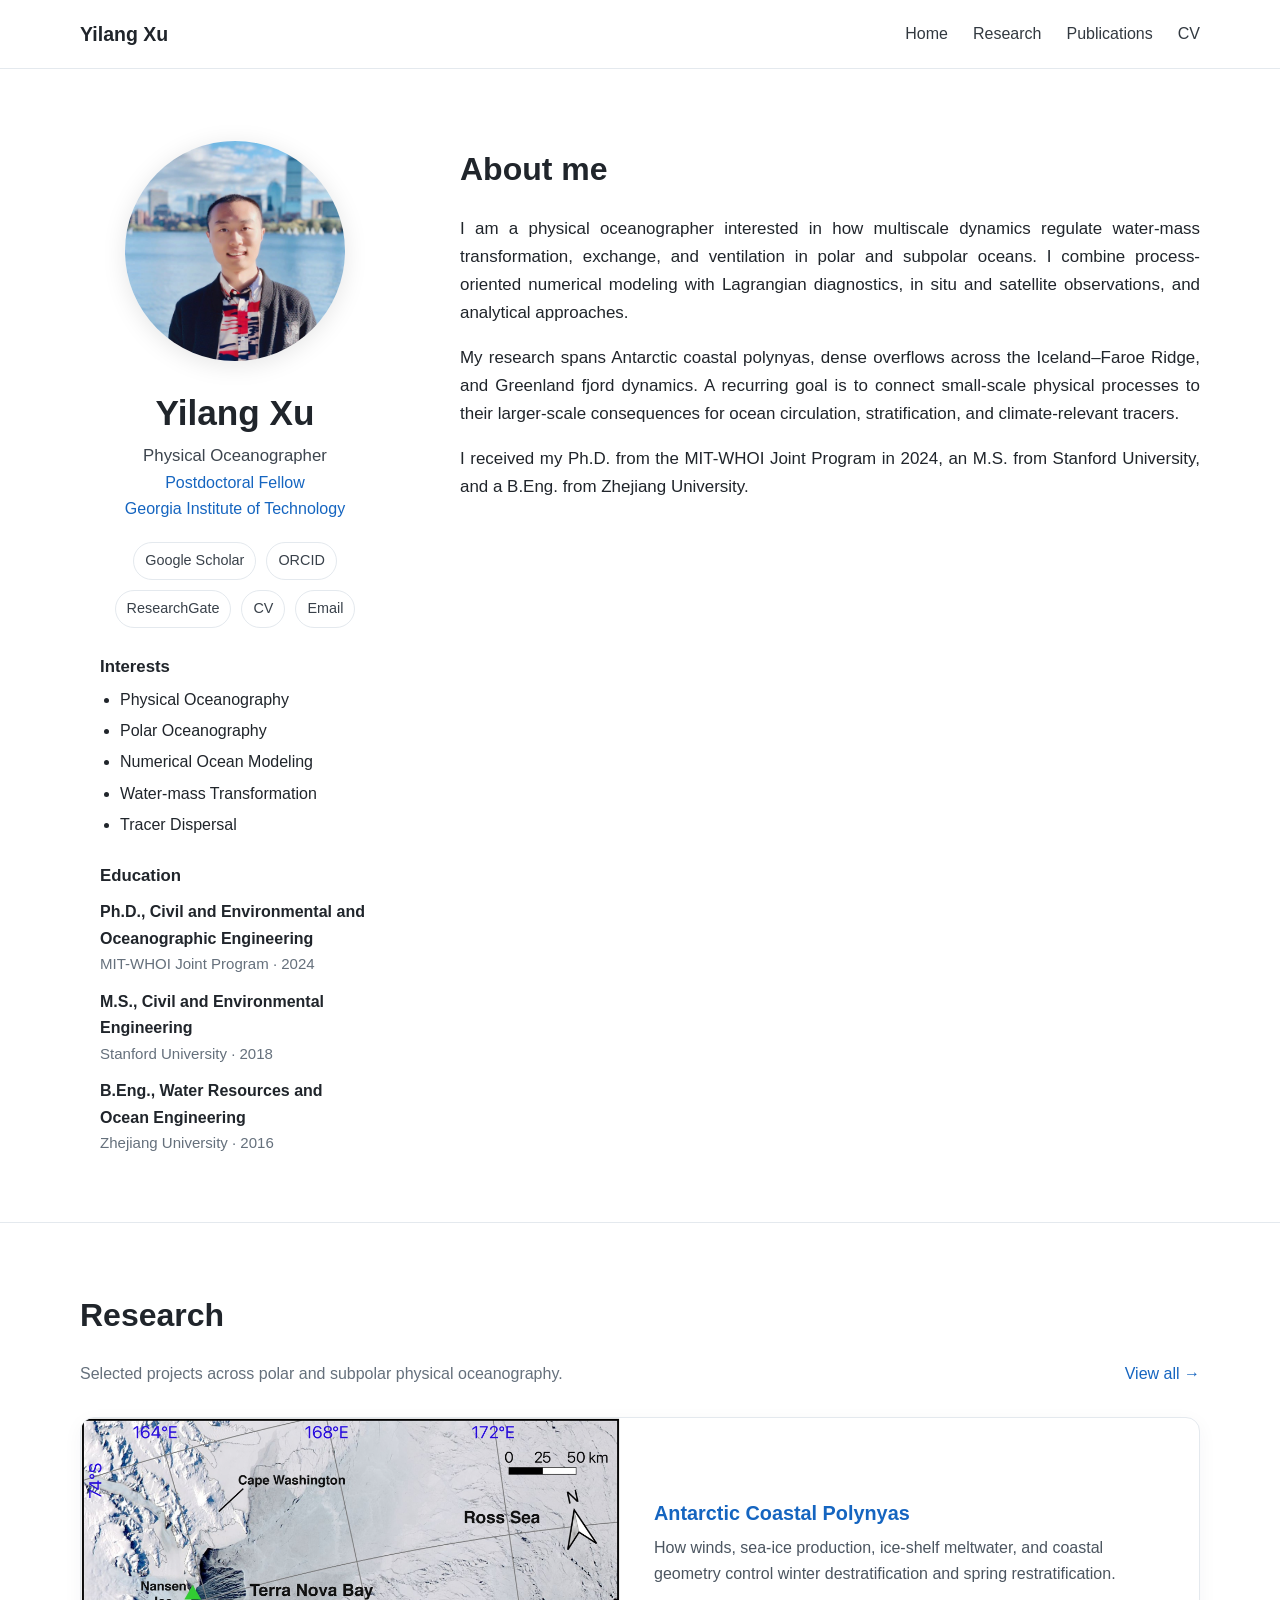
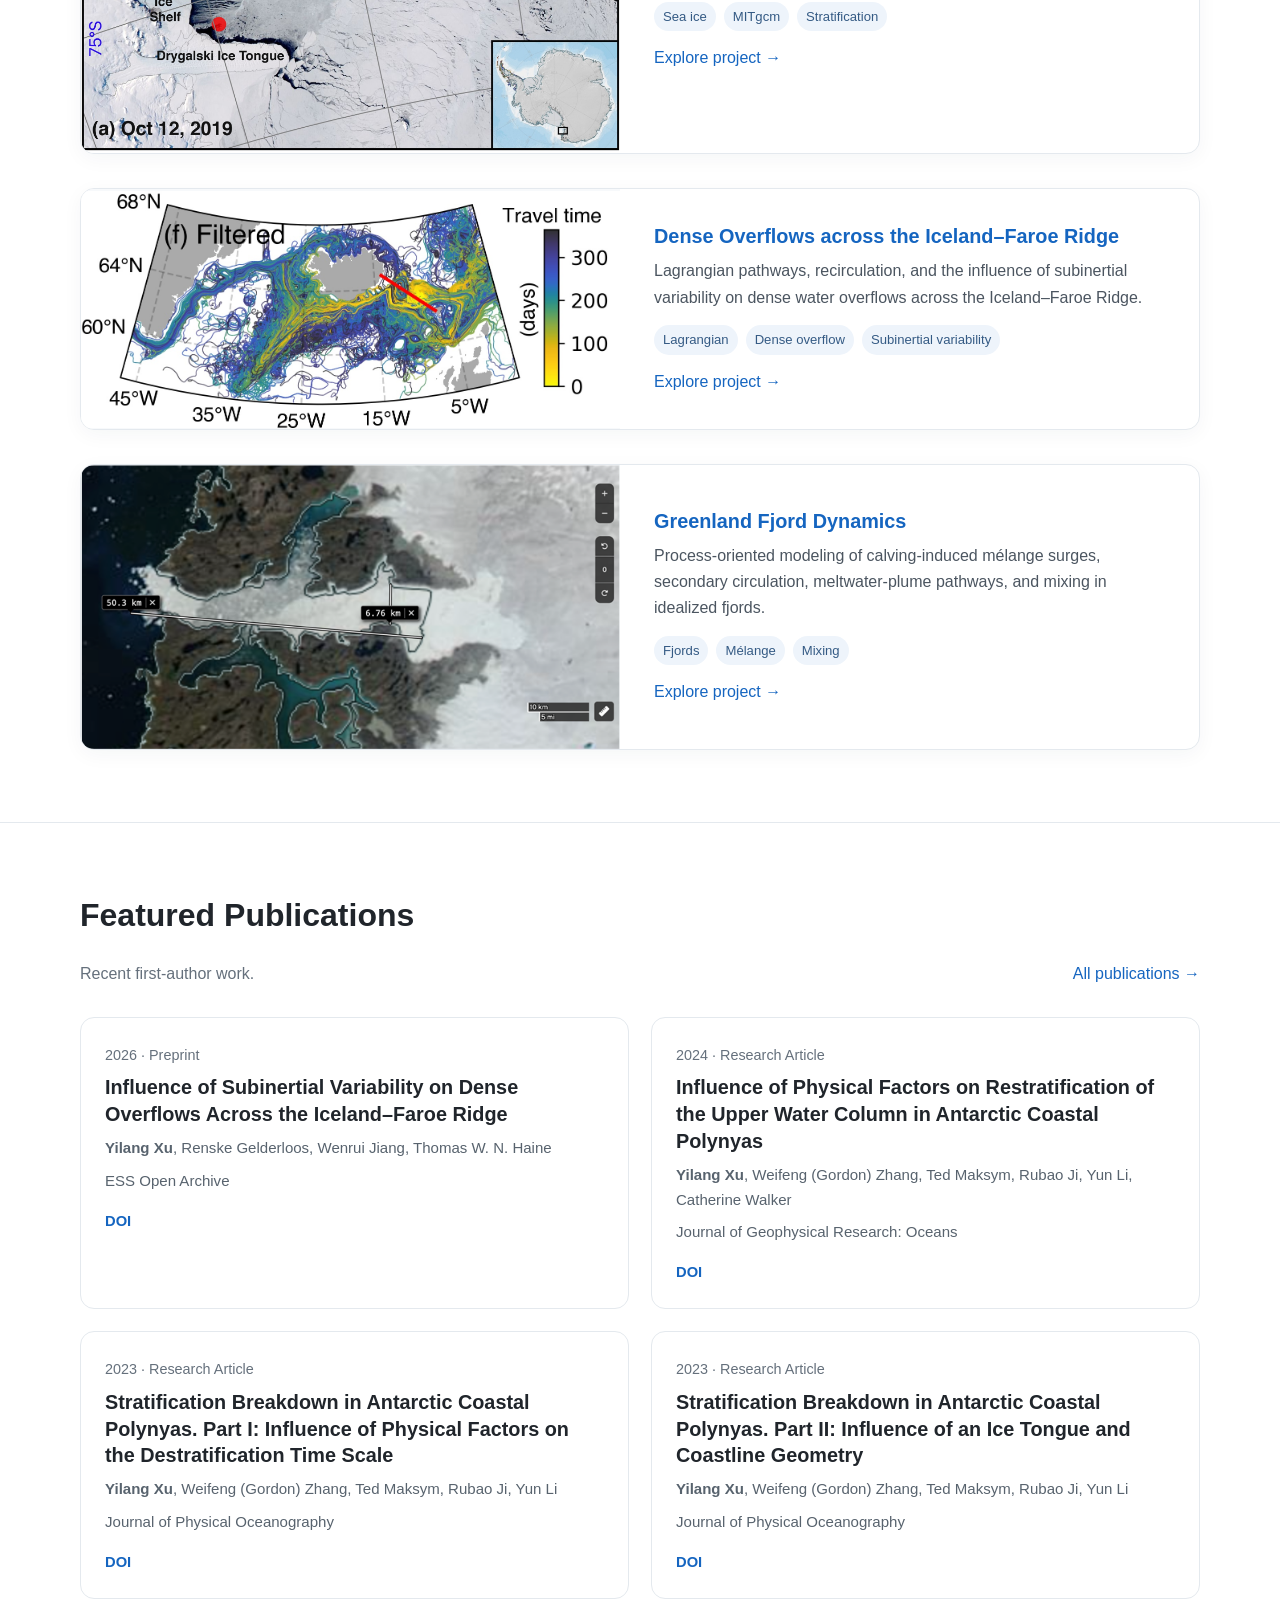
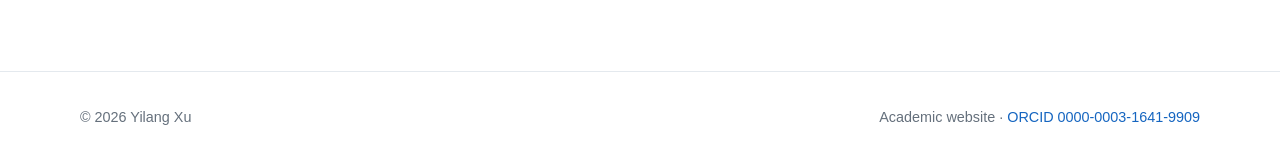
<file: index.html>
<!doctype html>
<html lang="en">
<head>
  <meta charset="utf-8">
  <meta name="viewport" content="width=device-width,initial-scale=1">
  <title>Yilang Xu | Physical Oceanographer</title>
  <meta name="description" content="Yilang Xu is a physical oceanographer studying polar and subpolar ocean dynamics with numerical models, observations, and Lagrangian methods.">
  
  <meta name="google-site-verification" content="szpRtZbgdrqY4o278VQYoCti3LoRtJCS5w2DEVz9Z1k" />
  
  <link rel="canonical" href="https://yilangxu.github.io/">
  
  <link rel="icon" href="assets/favicon.svg">
  <link rel="stylesheet" href="assets/style.css">
  
  <meta property="og:title" content="Yilang Xu | Physical Oceanographer">
  <meta property="og:description" content="Polar and subpolar ocean dynamics, numerical modeling, dense overflows, sea ice, and fjord processes.">
  <meta property="og:url" content="https://yilangxu.github.io/">
  
  <script type="application/ld+json">
  {
    "@context": "https://schema.org",
    "@type": "Person",
    "name": "Yilang Xu",
    "url": "https://yilangxu.github.io/",
    "sameAs": [
      "https://orcid.org/0000-0003-1641-9909",
      "https://scholar.google.com/citations?user=jbJMseAAAAAJ&hl=en",
      "https://www.researchgate.net/profile/Yilang-Xu"
    ],
    "alumniOf": [
      {
        "@type": "CollegeOrUniversity",
        "name": "MIT-WHOI Joint Program"
      },
      {
        "@type": "CollegeOrUniversity",
        "name": "Stanford University"
      },
      {
        "@type": "CollegeOrUniversity",
        "name": "Zhejiang University"
      }
    ]
  }
  </script>
</head>
<body>
  <header class="topbar">
    <div class="wrap nav">
      <a class="brand" href="index.html">Yilang Xu</a>
      <nav class="navlinks" aria-label="Primary navigation">
        <a href="index.html#about">Home</a>
        <a href="research.html">Research</a>
        <a href="publications.html">Publications</a>
        <a href="cv.html">CV</a>
      </nav>
    </div>
  </header>

  <main>
    <section class="hero" id="about">
      <div class="wrap profile-grid">
        <aside class="profile">
          <img class="avatar" src="assets/avatar.jpg" alt="Portrait of Yilang Xu" width="1080" height="1080">
          <h1>Yilang Xu</h1>
          <div class="role">Physical Oceanographer</div>
          <div class="org">Postdoctoral Fellow<br>Georgia Institute of Technology</div>
          <div class="social">
            <a class="chip" href="https://scholar.google.com/citations?user=jbJMseAAAAAJ&hl=en">Google Scholar</a>
            <a class="chip" href="https://orcid.org/0000-0003-1641-9909">ORCID</a>
            <a class="chip" href="https://www.researchgate.net/profile/Yilang-Xu">ResearchGate</a>
            <a class="chip" href="cv.html">CV</a>
            <a class="chip" href="mailto:yilangxu@outlook.com">Email</a>
          </div>

          <div class="sideblock">
            <h3>Interests</h3>
            <ul>
              <li>Physical Oceanography</li>
              <li>Polar Oceanography</li>
              <li>Numerical Ocean Modeling</li>
              <li>Water-mass Transformation</li>
              <li>Tracer Dispersal</li>
            </ul>
          </div>

          <div class="sideblock">
            <h3>Education</h3>
            <div class="education-item"><strong>Ph.D., Civil and Environmental and Oceanographic Engineering</strong><span>MIT-WHOI Joint Program · 2024</span></div>
            <div class="education-item"><strong>M.S., Civil and Environmental Engineering</strong><span>Stanford University · 2018</span></div>
            <div class="education-item"><strong>B.Eng., Water Resources and Ocean Engineering</strong><span>Zhejiang University · 2016</span></div>
          </div>
        </aside>

        <article class="about">
          <h2>About me</h2>
          <p>I am a physical oceanographer interested in how multiscale dynamics regulate water-mass transformation, exchange, and ventilation in polar and subpolar oceans. I combine process-oriented numerical modeling with Lagrangian diagnostics, in situ and satellite observations, and analytical approaches.</p>
          <p>My research spans Antarctic coastal polynyas, dense overflows across the Iceland–Faroe Ridge, and Greenland fjord dynamics. A recurring goal is to connect small-scale physical processes to their larger-scale consequences for ocean circulation, stratification, and climate-relevant tracers.</p>
          <p>I received my Ph.D. from the MIT-WHOI Joint Program in 2024, an M.S. from Stanford University, and a B.Eng. from Zhejiang University. </p>
        </article>
      </div>
    </section>

    <section class="section" id="projects">
      <div class="wrap">
        <div class="section-head">
          <div>
            <h2>Research</h2>
            <p>Selected projects across polar and subpolar physical oceanography.</p>
          </div>
          <a href="research.html">View all →</a>
        </div>

        <div class="project-list">
          <article class="project">
            <a class="project-media" href="research.html#polynyas" aria-label="Read about Antarctic Coastal Polynyas">
              <img src="assets/research-polynya.jpg" alt="Satellite view of the Terra Nova Bay polynya and surrounding Antarctic ice shelves" width="2048" height="1273" loading="lazy" decoding="async">
            </a>
            <div class="project-body">
              <h3><a href="research.html#polynyas">Antarctic Coastal Polynyas</a></h3>
              <p>How winds, sea-ice production, ice-shelf meltwater, and coastal geometry control winter destratification and spring restratification.</p>
              <div class="tags"><span class="tag">Sea ice</span><span class="tag">MITgcm</span><span class="tag">Stratification</span></div>
              <a href="research.html#polynyas">Explore project →</a>
            </div>
          </article>

          <article class="project">
            <a class="project-media" href="research.html#overflow" aria-label="Read about dense overflows across the Greenland–Scotland Ridge">
              <img src="assets/research-overflow.jpg" alt="Lagrangian particle trajectories from the Iceland–Faroe Ridge colored by travel time" width="1341" height="590" loading="lazy" decoding="async">
            </a>
            <div class="project-body">
              <h3><a href="research.html#overflow">Dense Overflows across the Iceland–Faroe Ridge</a></h3>
              <p>Lagrangian pathways, recirculation, and the influence of subinertial variability on dense water overflows across the Iceland–Faroe Ridge.</p>
              <div class="tags"><span class="tag">Lagrangian</span><span class="tag">Dense overflow</span><span class="tag">Subinertial variability</span></div>
              <a href="research.html#overflow">Explore project →</a>
            </div>
          </article>

          <article class="project">
            <a class="project-media" href="research.html#fjord" aria-label="Read about Greenland fjord dynamics">
              <img src="assets/research-fjord.png" alt="Satellite view of a Greenland fjord and floating ice mélange" width="954" height="502" loading="lazy" decoding="async">
            </a>
            <div class="project-body">
              <h3><a href="research.html#fjord">Greenland Fjord Dynamics</a></h3>
              <p>Process-oriented modeling of calving-induced mélange surges, secondary circulation, meltwater-plume pathways, and mixing in idealized fjords.</p>
              <div class="tags"><span class="tag">Fjords</span><span class="tag">Mélange</span><span class="tag">Mixing</span></div>
              <a href="research.html#fjord">Explore project →</a>
            </div>
          </article>
        </div>
      </div>
    </section>

    <section class="section" id="featured">
      <div class="wrap">
        <div class="section-head">
          <div>
            <h2>Featured Publications</h2>
            <p>Recent first-author work.</p>
          </div>
          <a href="publications.html">All publications →</a>
        </div>
        <div class="pub-grid">
          <article class="pub-card"><span class="year">2026 · Preprint</span><h3>Influence of Subinertial Variability on Dense Overflows Across the Iceland–Faroe Ridge</h3><div class="authors"><strong>Yilang Xu</strong>, Renske Gelderloos, Wenrui Jiang, Thomas W. N. Haine</div><div class="venue">ESS Open Archive</div><div class="publinks"><a href="https://doi.org/10.22541/essoar.15003334/v2">DOI</a></div></article>
          <article class="pub-card"><span class="year">2024 · Research Article</span><h3>Influence of Physical Factors on Restratification of the Upper Water Column in Antarctic Coastal Polynyas</h3><div class="authors"><strong>Yilang Xu</strong>, Weifeng (Gordon) Zhang, Ted Maksym, Rubao Ji, Yun Li, Catherine Walker</div><div class="venue">Journal of Geophysical Research: Oceans</div><div class="publinks"><a href="https://doi.org/10.1029/2023JC020762">DOI</a></div></article>
          <article class="pub-card"><span class="year">2023 · Research Article</span><h3>Stratification Breakdown in Antarctic Coastal Polynyas. Part I: Influence of Physical Factors on the Destratification Time Scale</h3><div class="authors"><strong>Yilang Xu</strong>, Weifeng (Gordon) Zhang, Ted Maksym, Rubao Ji, Yun Li</div><div class="venue">Journal of Physical Oceanography</div><div class="publinks"><a href="https://doi.org/10.1175/JPO-D-22-0218.1">DOI</a></div></article>
          <article class="pub-card"><span class="year">2023 · Research Article</span><h3>Stratification Breakdown in Antarctic Coastal Polynyas. Part II: Influence of an Ice Tongue and Coastline Geometry</h3><div class="authors"><strong>Yilang Xu</strong>, Weifeng (Gordon) Zhang, Ted Maksym, Rubao Ji, Yun Li</div><div class="venue">Journal of Physical Oceanography</div><div class="publinks"><a href="https://doi.org/10.1175/JPO-D-22-0219.1">DOI</a></div></article>
        </div>
      </div>
    </section>
  </main>

  <footer class="footer">
    <div class="wrap"><span>© 2026 Yilang Xu</span><span>Academic website · <a href="https://orcid.org/0000-0003-1641-9909">ORCID 0000-0003-1641-9909</a></span></div>
  </footer>
</body>
</html>
</file>
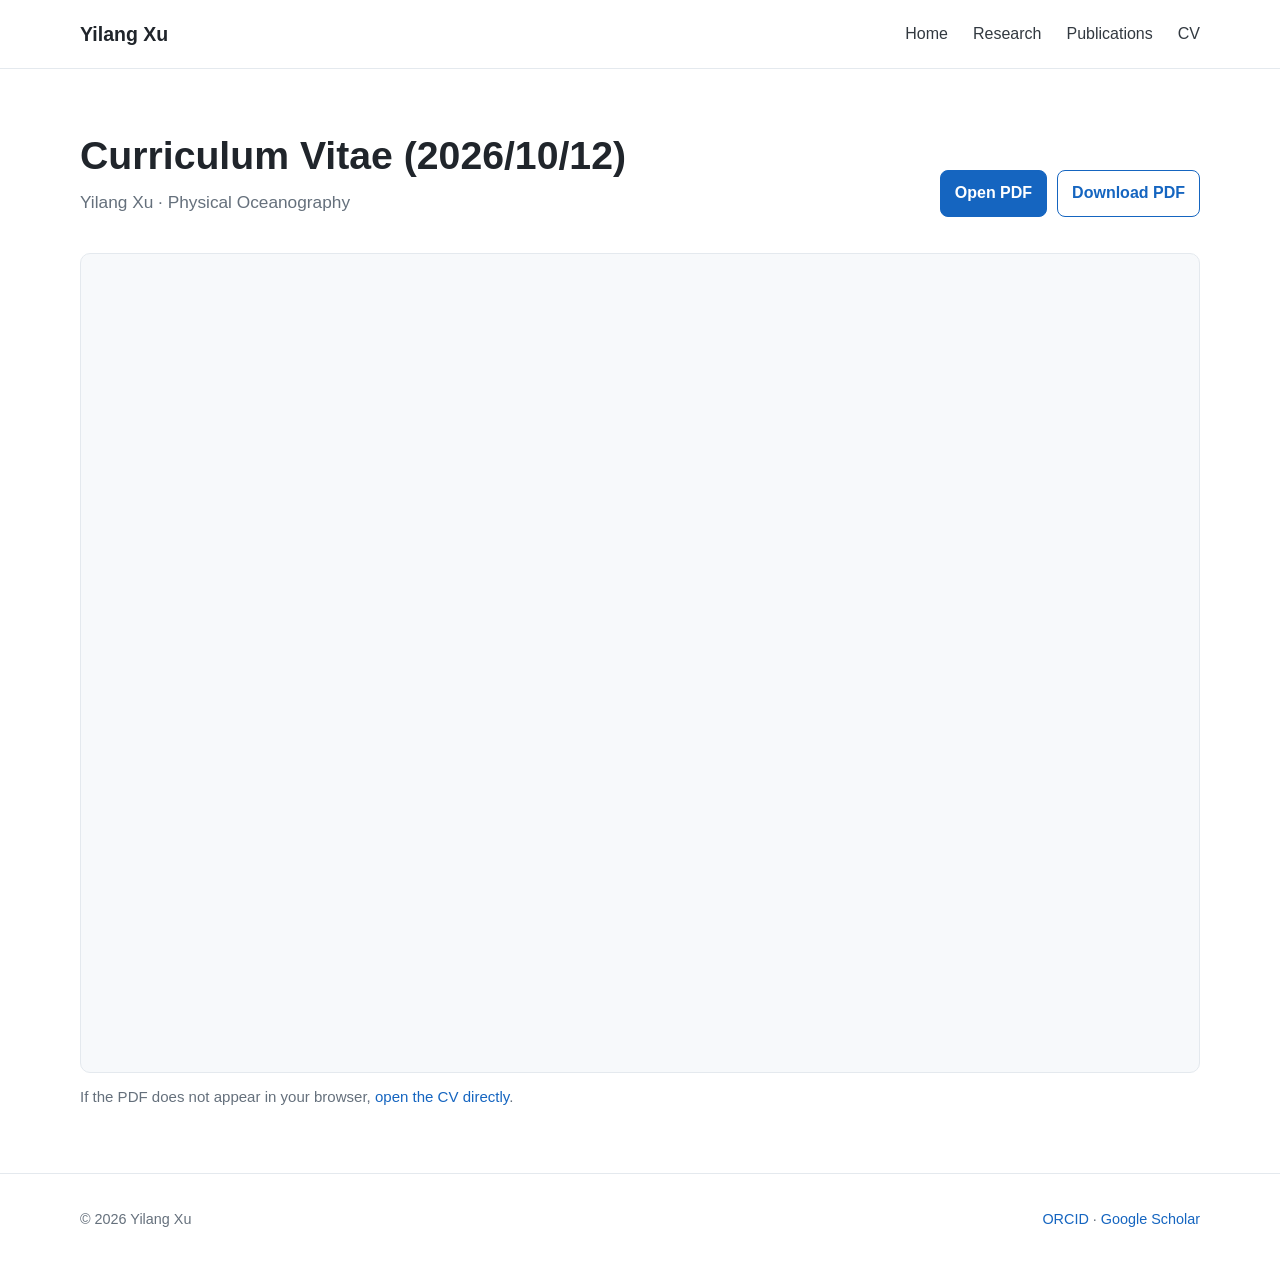
<file: cv.html>
<!doctype html>
<html lang="en">
<head>
  <meta charset="utf-8">
  <meta name="viewport" content="width=device-width,initial-scale=1">
  <title>CV | Yilang Xu</title>
  <meta name="description" content="Curriculum vitae of Yilang Xu.">
  <link rel="icon" href="assets/favicon.svg">
  <link rel="stylesheet" href="assets/style.css">
</head>
<body>
  <header class="topbar">
    <div class="wrap nav">
      <a class="brand" href="index.html">Yilang Xu</a>
      <nav class="navlinks" aria-label="Primary navigation"><a href="index.html">Home</a><a href="research.html">Research</a><a href="publications.html">Publications</a><a href="cv.html">CV</a></nav>
    </div>
  </header>

  <main>
    <section class="page-head cv-head">
      <div class="wrap">
        <div><h1>Curriculum Vitae (2026/10/12)</h1><p>Yilang Xu · Physical Oceanography</p></div>
        <div class="cv-actions">
          <a class="button" href="assets/CV-Yilang_Xu.pdf" target="_blank" rel="noopener">Open PDF</a>
          <a class="button button--secondary" href="assets/CV-Yilang_Xu.pdf" download>Download PDF</a>
        </div>
      </div>
    </section>

    <section class="cv-viewer">
      <div class="wrap">
        <iframe class="cv-frame" src="assets/CV-Yilang_Xu.pdf#view=FitH" title="Yilang Xu curriculum vitae"></iframe>
        <p class="cv-fallback">If the PDF does not appear in your browser, <a href="assets/CV-Yilang_Xu.pdf">open the CV directly</a>.</p>
      </div>
    </section>
  </main>

  <footer class="footer"><div class="wrap"><span>© 2026 Yilang Xu</span><span><a href="https://orcid.org/0000-0003-1641-9909">ORCID</a> · <a href="https://scholar.google.com/citations?user=jbJMseAAAAAJ&hl=en">Google Scholar</a></span></div></footer>
</body>
</html>
</file>
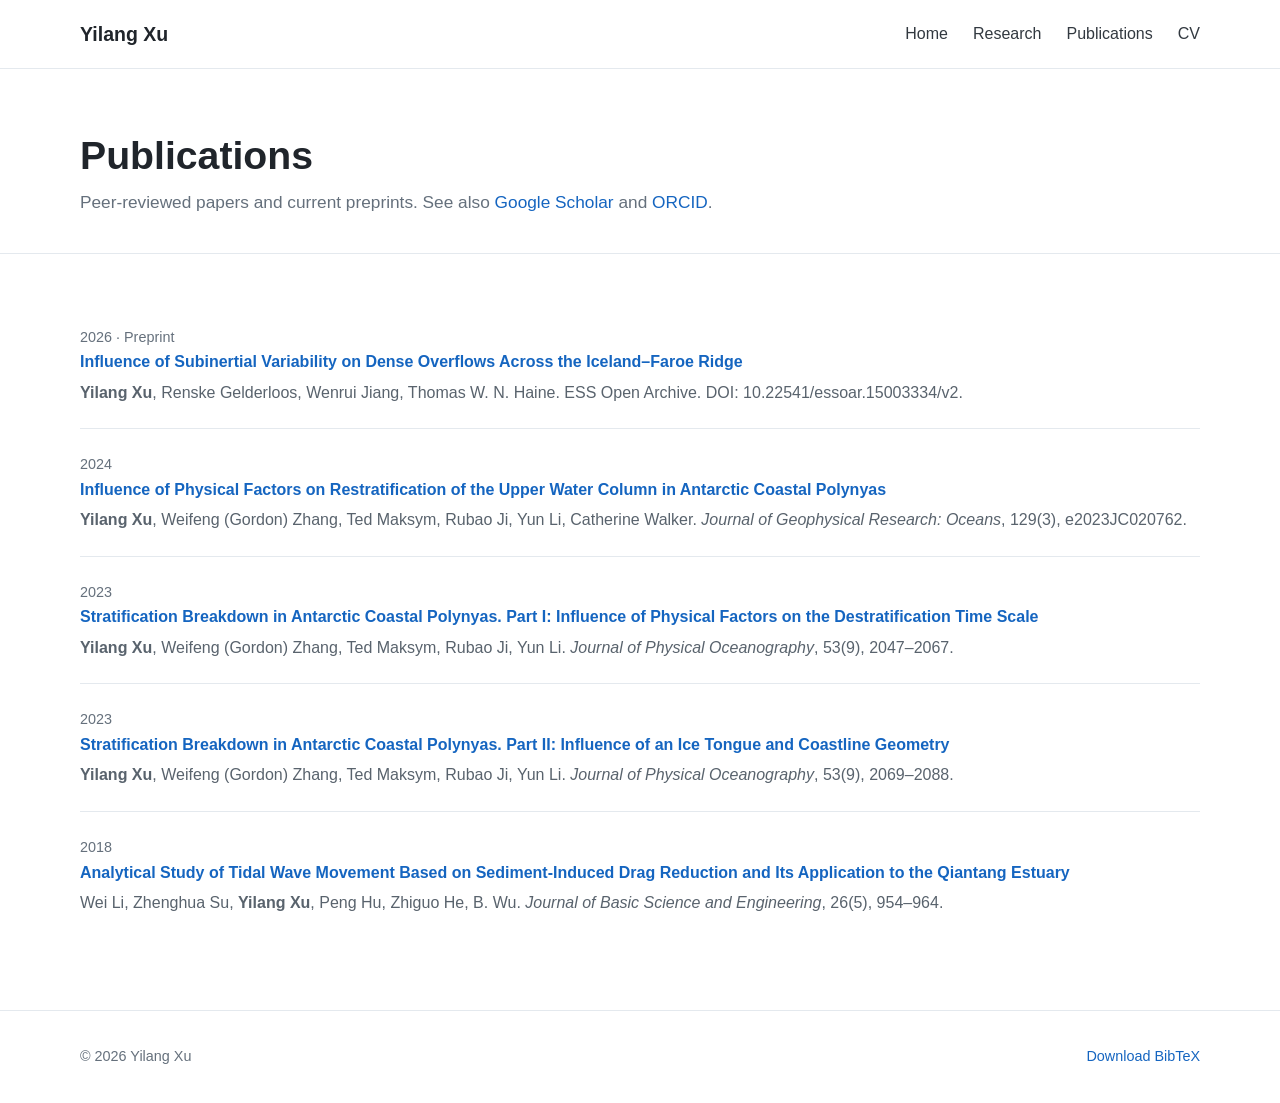
<file: publications.html>
<!doctype html><html lang="en"><head><meta charset="utf-8"><meta name="viewport" content="width=device-width,initial-scale=1"><title>Publications | Yilang Xu</title><meta name="description" content="Publications by Yilang Xu."><link rel="icon" href="assets/favicon.svg"><link rel="stylesheet" href="assets/style.css"></head><body><header class="topbar"><div class="wrap nav"><a class="brand" href="index.html">Yilang Xu</a><nav class="navlinks"><a href="index.html">Home</a><a href="research.html">Research</a><a href="publications.html">Publications</a><a href="cv.html">CV</a></nav></div></header><main><section class="page-head"><div class="wrap"><h1>Publications</h1><p>Peer-reviewed papers and current preprints. See also <a href="https://scholar.google.com/citations?user=jbJMseAAAAAJ&hl=en">Google Scholar</a> and <a href="https://orcid.org/0000-0003-1641-9909">ORCID</a>.</p></div></section><section class="section"><div class="wrap citation-list">
<div class="citation"><div class="small">2026 · Preprint</div><div class="title"><a href="https://doi.org/10.22541/essoar.15003334/v2">Influence of Subinertial Variability on Dense Overflows Across the Iceland–Faroe Ridge</a></div><div class="meta"><strong>Yilang Xu</strong>, Renske Gelderloos, Wenrui Jiang, Thomas W. N. Haine. ESS Open Archive. DOI: 10.22541/essoar.15003334/v2.</div></div>
<div class="citation"><div class="small">2024</div><div class="title"><a href="https://doi.org/10.1029/2023JC020762">Influence of Physical Factors on Restratification of the Upper Water Column in Antarctic Coastal Polynyas</a></div><div class="meta"><strong>Yilang Xu</strong>, Weifeng (Gordon) Zhang, Ted Maksym, Rubao Ji, Yun Li, Catherine Walker. <em>Journal of Geophysical Research: Oceans</em>, 129(3), e2023JC020762.</div></div>
<div class="citation"><div class="small">2023</div><div class="title"><a href="https://doi.org/10.1175/JPO-D-22-0218.1">Stratification Breakdown in Antarctic Coastal Polynyas. Part I: Influence of Physical Factors on the Destratification Time Scale</a></div><div class="meta"><strong>Yilang Xu</strong>, Weifeng (Gordon) Zhang, Ted Maksym, Rubao Ji, Yun Li. <em>Journal of Physical Oceanography</em>, 53(9), 2047–2067.</div></div>
<div class="citation"><div class="small">2023</div><div class="title"><a href="https://doi.org/10.1175/JPO-D-22-0219.1">Stratification Breakdown in Antarctic Coastal Polynyas. Part II: Influence of an Ice Tongue and Coastline Geometry</a></div><div class="meta"><strong>Yilang Xu</strong>, Weifeng (Gordon) Zhang, Ted Maksym, Rubao Ji, Yun Li. <em>Journal of Physical Oceanography</em>, 53(9), 2069–2088.</div></div>
<div class="citation"><div class="small">2018</div><div class="title"><a href="https://doi.org/10.16058/j.issn.1005-0930.2018.05.003">Analytical Study of Tidal Wave Movement Based on Sediment-Induced Drag Reduction and Its Application to the Qiantang Estuary</a></div><div class="meta">Wei Li, Zhenghua Su, <strong>Yilang Xu</strong>, Peng Hu, Zhiguo He, B. Wu. <em>Journal of Basic Science and Engineering</em>, 26(5), 954–964.</div></div>
</div></section></main><footer class="footer"><div class="wrap"><span>© 2026 Yilang Xu</span><span><a href="publications.bib">Download BibTeX</a></span></div></footer></body></html>
</file>
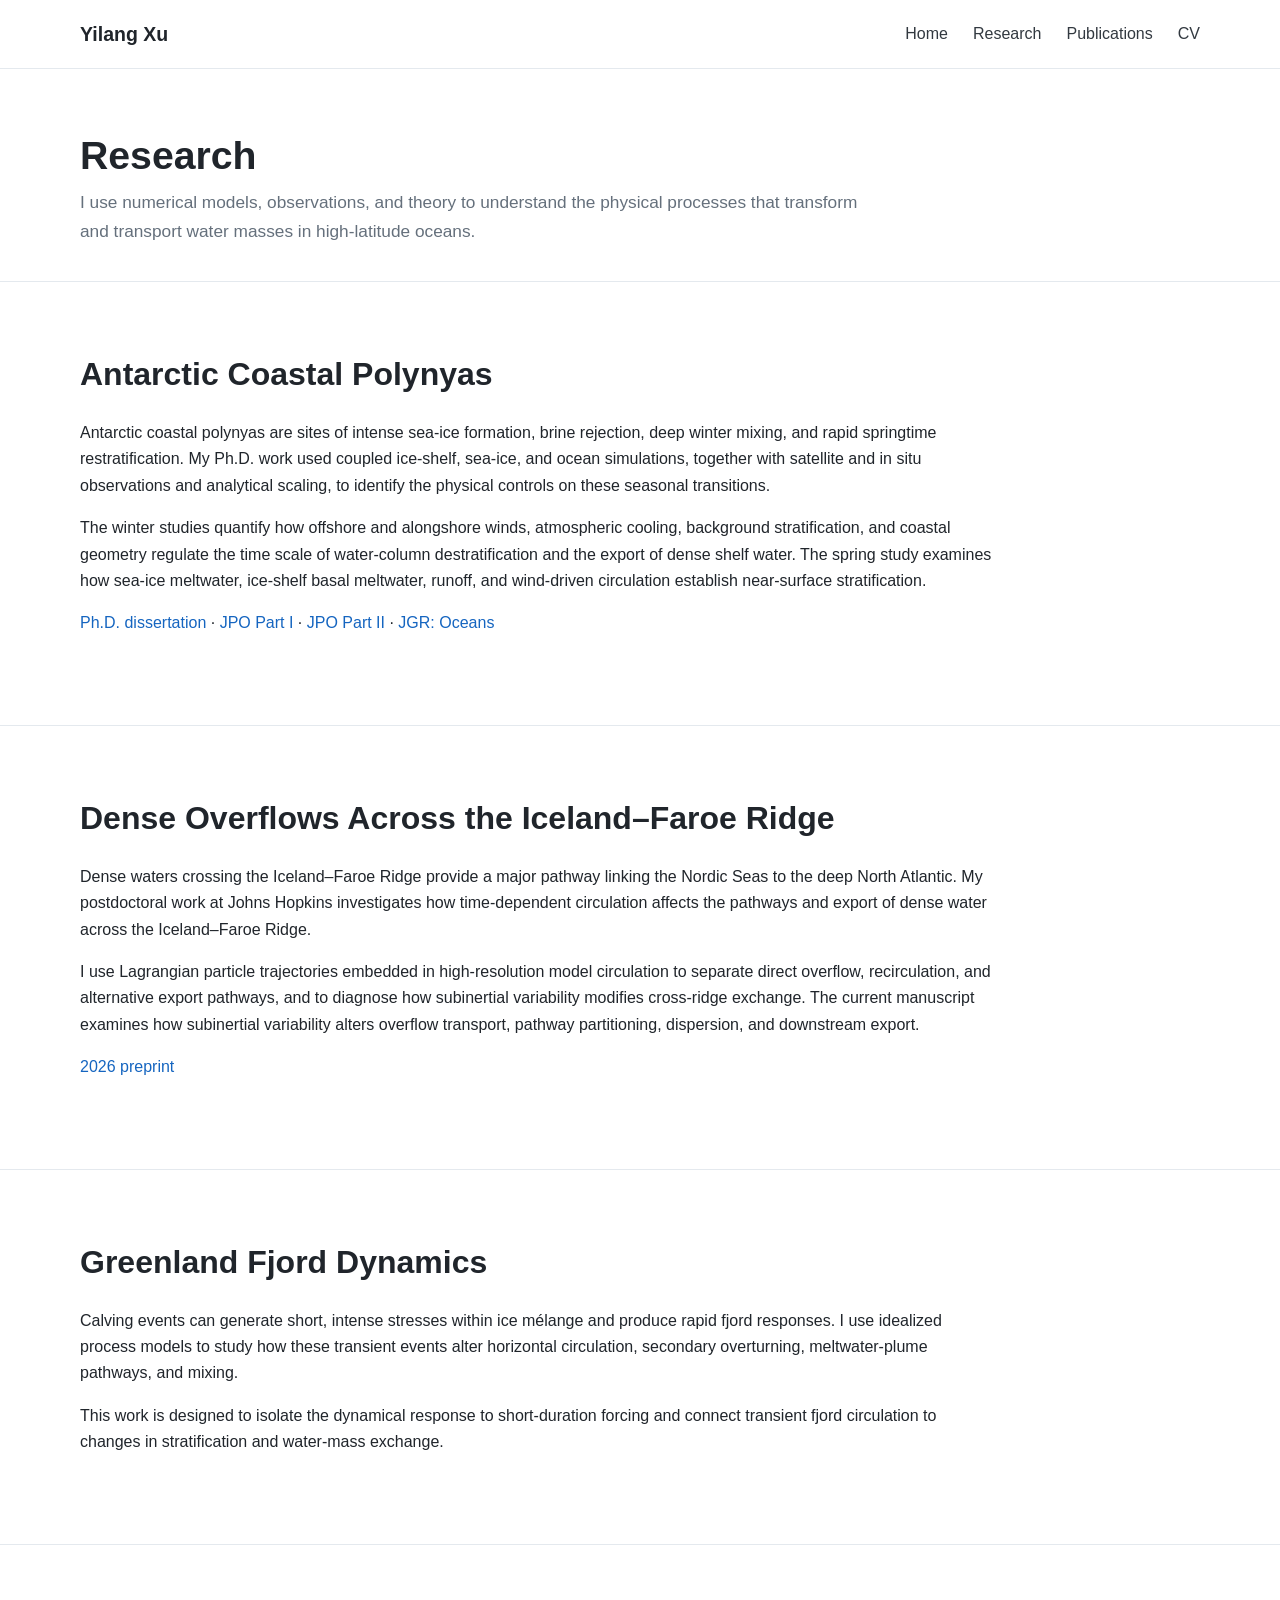
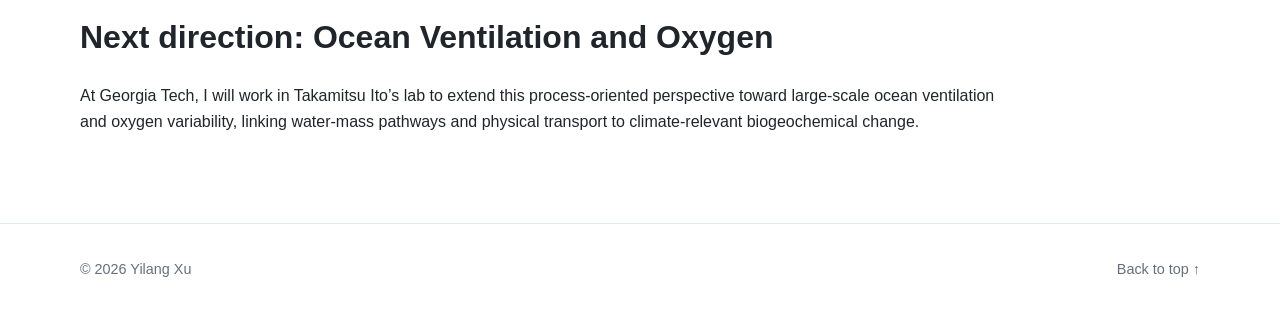
<file: research.html>
<!doctype html>
<html lang="en">
<head>
  <meta charset="utf-8">
  <meta name="viewport" content="width=device-width,initial-scale=1">
  <title>Research | Yilang Xu</title>
  <meta name="description" content="Research projects by Yilang Xu in polar and subpolar physical oceanography.">
  <link rel="icon" href="assets/favicon.svg">
  <link rel="stylesheet" href="assets/style.css">
</head>
<body>
  <header class="topbar">
    <div class="wrap nav">
      <a class="brand" href="index.html">Yilang Xu</a>
      <nav class="navlinks" aria-label="Primary navigation"><a href="index.html">Home</a><a href="research.html">Research</a><a href="publications.html">Publications</a><a href="cv.html">CV</a></nav>
    </div>
  </header>

  <main>
    <section class="page-head"><div class="wrap"><h1>Research</h1><p>I use numerical models, observations, and theory to understand the physical processes that transform and transport water masses in high-latitude oceans.</p></div></section>

    <section class="section" id="polynyas"><div class="wrap"><h2>Antarctic Coastal Polynyas</h2><p>Antarctic coastal polynyas are sites of intense sea-ice formation, brine rejection, deep winter mixing, and rapid springtime restratification. My Ph.D. work used coupled ice-shelf, sea-ice, and ocean simulations, together with satellite and in situ observations and analytical scaling, to identify the physical controls on these seasonal transitions.</p><p>The winter studies quantify how offshore and alongshore winds, atmospheric cooling, background stratification, and coastal geometry regulate the time scale of water-column destratification and the export of dense shelf water. The spring study examines how sea-ice meltwater, ice-shelf basal meltwater, runoff, and wind-driven circulation establish near-surface stratification.</p><p><a href="https://doi.org/10.1575/1912/69634">Ph.D. dissertation</a> · <a href="https://doi.org/10.1175/JPO-D-22-0218.1">JPO Part I</a> · <a href="https://doi.org/10.1175/JPO-D-22-0219.1">JPO Part II</a> · <a href="https://doi.org/10.1029/2023JC020762">JGR: Oceans</a></p></div></section>

    <section class="section" id="overflow"><div class="wrap"><h2>Dense Overflows Across the Iceland–Faroe Ridge</h2><p>Dense waters crossing the Iceland–Faroe Ridge provide a major pathway linking the Nordic Seas to the deep North Atlantic. My postdoctoral work at Johns Hopkins investigates how time-dependent circulation affects the pathways and export of dense water across the Iceland–Faroe Ridge.</p><p>I use Lagrangian particle trajectories embedded in high-resolution model circulation to separate direct overflow, recirculation, and alternative export pathways, and to diagnose how subinertial variability modifies cross-ridge exchange. The current manuscript examines how subinertial variability alters overflow transport, pathway partitioning, dispersion, and downstream export.</p><p><a href="https://doi.org/10.22541/essoar.15003334/v2">2026 preprint</a></p></div></section>

    <section class="section" id="fjord"><div class="wrap"><h2>Greenland Fjord Dynamics</h2><p>Calving events can generate short, intense stresses within ice mélange and produce rapid fjord responses. I use idealized process models to study how these transient events alter horizontal circulation, secondary overturning, meltwater-plume pathways, and mixing.</p><p>This work is designed to isolate the dynamical response to short-duration forcing and connect transient fjord circulation to changes in stratification and water-mass exchange.</p></div></section>

    <section class="section"><div class="wrap"><h2>Next direction: Ocean Ventilation and Oxygen</h2><p>At Georgia Tech, I will work in Takamitsu Ito’s lab to extend this process-oriented perspective toward large-scale ocean ventilation and oxygen variability, linking water-mass pathways and physical transport to climate-relevant biogeochemical change.</p></div></section>
  </main>

  <footer class="footer"><div class="wrap"><span>© 2026 Yilang Xu</span><a class="backtop" href="#">Back to top ↑</a></div></footer>
</body>
</html>
</file>
<file: assets/style.css>
:root {
  --bg: #ffffff;
  --surface: #f7f9fb;
  --text: #20252b;
  --muted: #65707c;
  --line: #e4e9ee;
  --accent: #1565c0;
  --accent2: #0b4f9c;
  --max: 1120px;
  --radius: 14px;
}

* { box-sizing: border-box; }

html { scroll-behavior: smooth; }

body {
  margin: 0;
  color: var(--text);
  background: var(--bg);
  font-family: -apple-system, BlinkMacSystemFont, "Segoe UI", Roboto, Helvetica, Arial, sans-serif;
  font-size: 16px;
  line-height: 1.65;
}

a { color: var(--accent); text-decoration: none; }
a:hover { text-decoration: underline; }
img { max-width: 100%; }

.wrap {
  width: min(var(--max), calc(100% - 40px));
  margin: auto;
}

.topbar {
  position: sticky;
  top: 0;
  z-index: 20;
  border-bottom: 1px solid var(--line);
  background: rgba(255, 255, 255, .94);
  backdrop-filter: blur(9px);
}

.nav {
  display: flex;
  min-height: 68px;
  align-items: center;
  gap: 28px;
}

.brand {
  margin-right: auto;
  color: var(--text);
  font-size: 1.22rem;
  font-weight: 700;
}

.navlinks {
  display: flex;
  align-items: center;
  flex-wrap: wrap;
  gap: 25px;
}

.navlinks a { color: #323940; font-weight: 500; }

.hero { padding: 72px 0 54px; }

.profile-grid {
  display: grid;
  grid-template-columns: 310px 1fr;
  align-items: start;
  gap: 70px;
}

.profile { text-align: center; }

.avatar {
  width: 220px;
  height: 220px;
  border-radius: 50%;
  object-fit: cover;
  box-shadow: 0 4px 24px rgba(0, 0, 0, .1);
}

h1 {
  margin: 24px 0 8px;
  font-size: 2.2rem;
  line-height: 1.15;
}

h2 {
  margin: 0 0 26px;
  font-size: 2rem;
  line-height: 1.25;
}

h3 {
  margin: 0 0 8px;
  font-size: 1.24rem;
  line-height: 1.35;
}

.role { color: #3d454e; font-size: 1.05rem; }
.org { color: var(--accent); font-size: 1rem; }

.social {
  display: flex;
  justify-content: center;
  flex-wrap: wrap;
  gap: 10px;
  margin: 20px 0 28px;
}

.chip {
  padding: 6px 11px;
  border: 1px solid var(--line);
  border-radius: 999px;
  color: #39414a;
  background: #fff;
  font-size: .9rem;
}

.sideblock {
  max-width: 270px;
  margin: 26px auto 0;
  text-align: left;
}

.sideblock h3 { font-size: 1.05rem; }
.sideblock ul { margin-top: 8px; padding-left: 20px; }
.sideblock li { margin: 5px 0; }
.education-item { margin: 12px 0; }
.education-item strong { display: block; }
.education-item span { display: block; color: var(--muted); font-size: .94rem; }
.about h2 { margin-top: 8px; }
.about p { font-size: 1.06rem; text-align: justify; }

.section {
  padding: 72px 0;
  border-top: 1px solid var(--line);
}

.section > .wrap > p { max-width: 920px; }

.section-head {
  display: flex;
  align-items: end;
  justify-content: space-between;
  gap: 20px;
  margin-bottom: 30px;
}

.section-head p { margin: 0; color: var(--muted); }

.project-list {
  display: grid;
  gap: 34px;
}

.project {
  display: grid;
  /* Image column: 75% of its former desktop width (27/56 of the row). */
  grid-template-columns: minmax(0, 27fr) minmax(0, 29fr);
  align-items: center;
  overflow: hidden;
  border: 1px solid var(--line);
  border-radius: var(--radius);
  background: #fff;
  box-shadow: 0 5px 20px rgba(20, 40, 60, .045);
}

.project-media {
  display: flex;
  align-self: stretch;
  align-items: center;
  justify-content: center;
  min-width: 0;
  overflow: hidden;
  background: var(--surface);
}

.project-media:hover { text-decoration: none; }

.project-media img {
  display: block;
  width: 100%;
  height: auto;
  max-height: 430px;
  object-fit: contain;
}

.project-body { padding: 34px; }
.project-body p { margin: 8px 0; color: #4b5560; }

.tags {
  display: flex;
  flex-wrap: wrap;
  gap: 8px;
  margin: 14px 0;
}

.tag {
  padding: 4px 9px;
  border-radius: 999px;
  color: #345a84;
  background: #eef4fb;
  font-size: .82rem;
}

.pub-grid {
  display: grid;
  grid-template-columns: repeat(2, minmax(0, 1fr));
  gap: 22px;
}

.pub-card {
  padding: 24px;
  border: 1px solid var(--line);
  border-radius: var(--radius);
  background: #fff;
}

.pub-card .year { color: var(--muted); font-size: .9rem; }
.pub-card h3 { margin-top: 6px; }
.authors, .venue { margin: 8px 0; color: #58636e; font-size: .94rem; }

.publinks {
  display: flex;
  gap: 12px;
  margin-top: 15px;
  font-size: .92rem;
  font-weight: 600;
}

.citation-list { display: grid; gap: 24px; }
.citation { padding-bottom: 22px; border-bottom: 1px solid var(--line); }
.citation:last-child { border-bottom: 0; }
.citation .title { font-weight: 650; }
.citation .meta { margin-top: 4px; color: #59636d; }

.page-head { padding: 64px 0 36px; }
.page-head h1 { margin: 0 0 10px; font-size: 2.45rem; }
.page-head p { max-width: 780px; margin: 0; color: var(--muted); font-size: 1.08rem; }

.cv-head .wrap {
  display: flex;
  align-items: end;
  justify-content: space-between;
  gap: 28px;
}

.cv-actions {
  display: flex;
  flex-wrap: wrap;
  gap: 10px;
}

.button {
  display: inline-block;
  padding: 9px 14px;
  border: 1px solid var(--accent);
  border-radius: 8px;
  color: #fff;
  background: var(--accent);
  font-weight: 600;
}

.button:hover { color: #fff; background: var(--accent2); text-decoration: none; }

.button--secondary {
  color: var(--accent);
  background: #fff;
}

.button--secondary:hover { color: #fff; }

.cv-viewer { padding: 0 0 64px; }

.cv-frame {
  display: block;
  width: 100%;
  height: 820px;
  border: 1px solid var(--line);
  border-radius: 10px;
  background: var(--surface);
}

.cv-fallback { margin: 12px 0 0; color: var(--muted); font-size: .94rem; }

.footer {
  padding: 34px 0;
  border-top: 1px solid var(--line);
  color: var(--muted);
  font-size: .9rem;
}

.footer .wrap {
  display: flex;
  justify-content: space-between;
  flex-wrap: wrap;
  gap: 20px;
}

.small { color: var(--muted); font-size: .9rem; }
.backtop { color: var(--muted); }

@media (max-width: 850px) {
  .wrap { width: min(calc(100% - 28px), var(--max)); }
  .nav { align-items: flex-start; gap: 10px; padding: 12px 0; }
  .navlinks { gap: 13px; font-size: .94rem; }
  .profile-grid { grid-template-columns: 1fr; gap: 35px; }
  .profile { max-width: 430px; margin: auto; }
  .sideblock { max-width: 360px; }
  .hero { padding-top: 48px; }
  .section { padding: 55px 0; }
  .project { grid-template-columns: 1fr; }
  .project-media { justify-content: flex-start; }
  .project-media img { width: 75%; max-height: none; }
  .project-body { padding: 24px; }
  .pub-grid { grid-template-columns: 1fr; }
  .cv-head .wrap { align-items: flex-start; flex-direction: column; }
  .cv-frame { height: 680px; }
}

@media (max-width: 560px) {
  .nav { flex-direction: column; }
  .brand { margin-right: 0; }
  .section-head { align-items: flex-start; flex-direction: column; }
  .about p { text-align: left; }
  .cv-frame { height: 600px; }
}
</file>
